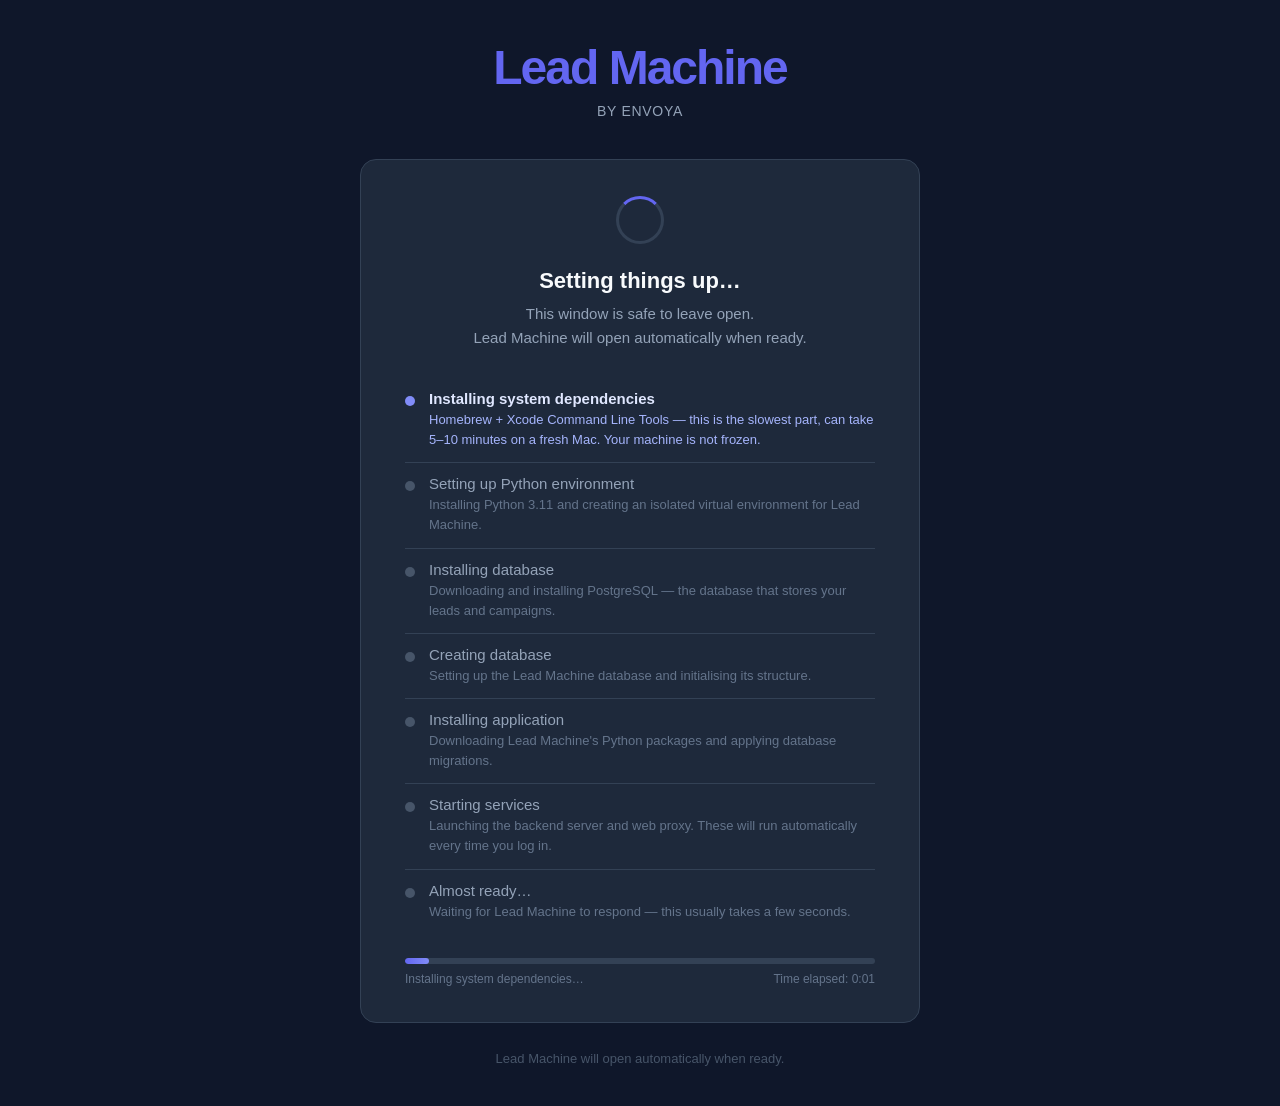
<file: frontend/loading.html>
<!DOCTYPE html>
<html lang="en">
<head>
<meta charset="UTF-8"/>
<meta name="viewport" content="width=device-width, initial-scale=1.0"/>
<title>Installing Lead Machine…</title>
<style>
  * { box-sizing: border-box; margin: 0; padding: 0; }
  body {
    font-family: -apple-system, BlinkMacSystemFont, "Helvetica Neue", sans-serif;
    background: #0F172A;
    color: #e2e8f0;
    display: flex;
    flex-direction: column;
    align-items: center;
    justify-content: center;
    min-height: 100vh;
    padding: 40px 20px;
  }
  .logo {
    font-size: 48px;
    font-weight: 800;
    letter-spacing: -2px;
    color: #6366F1;
    margin-bottom: 8px;
  }
  .tagline {
    font-size: 14px;
    color: #94a3b8;
    margin-bottom: 40px;
    letter-spacing: 0.05em;
    text-transform: uppercase;
  }
  .card {
    background: #1e293b;
    border: 1px solid #334155;
    border-radius: 16px;
    padding: 36px 44px;
    max-width: 560px;
    width: 100%;
    text-align: center;
  }
  .spinner {
    width: 48px; height: 48px;
    border: 3px solid #334155;
    border-top-color: #6366F1;
    border-radius: 50%;
    animation: spin 0.8s linear infinite;
    margin: 0 auto 24px;
  }
  @keyframes spin { to { transform: rotate(360deg); } }
  h2 {
    font-size: 22px;
    font-weight: 700;
    color: #f8fafc;
    margin-bottom: 8px;
  }
  .subtitle {
    font-size: 15px;
    color: #94a3b8;
    line-height: 1.6;
    margin-bottom: 28px;
  }
  .steps {
    text-align: left;
    list-style: none;
  }
  .steps li {
    padding: 12px 0;
    display: flex;
    align-items: flex-start;
    gap: 14px;
    border-bottom: 1px solid #334155;
  }
  .steps li:last-child { border-bottom: none; }
  .dot-wrap {
    padding-top: 2px;
    flex-shrink: 0;
  }
  .dot {
    width: 10px; height: 10px;
    border-radius: 50%;
    background: #475569;
    margin-top: 4px;
  }
  .step-text { flex: 1; }
  .step-label {
    font-size: 15px;
    font-weight: 500;
    color: #94a3b8;
  }
  .step-desc {
    font-size: 13px;
    color: #64748b;
    margin-top: 3px;
    line-height: 1.55;
  }

  /* States */
  .done   .dot { background: #22c55e; }
  .done   .step-label { color: #86efac; font-weight: 600; }
  .done   .step-desc  { color: #4ade80; }

  .active .dot { background: #818cf8; animation: pulse 1s ease-in-out infinite; }
  .active .step-label { color: #e0e7ff; font-weight: 700; }
  .active .step-desc  { color: #a5b4fc; }

  @keyframes pulse { 0%,100% { opacity:1; } 50% { opacity:0.4; } }

  .progress-wrap {
    margin-top: 24px;
    background: #334155;
    border-radius: 99px;
    height: 6px;
    overflow: hidden;
  }
  .progress-bar {
    height: 100%;
    border-radius: 99px;
    background: linear-gradient(90deg, #6366F1, #818cf8);
    width: 0%;
    transition: width 0.8s ease;
  }
  .progress-meta {
    display: flex;
    justify-content: space-between;
    margin-top: 8px;
    font-size: 12px;
    color: #64748b;
  }
  .elapsed {
    font-size: 12px;
    color: #64748b;
  }
  .footer {
    margin-top: 28px;
    font-size: 13px;
    color: #475569;
  }
  .error-box {
    display: none;
    margin-top: 20px;
    background: #450a0a;
    border: 1px solid #dc2626;
    border-radius: 12px;
    padding: 16px 20px;
    text-align: left;
  }
  .error-box h3 {
    font-size: 15px;
    font-weight: 600;
    color: #fca5a5;
    margin-bottom: 8px;
  }
  .error-box p {
    font-size: 13px;
    color: #fca5a5;
    line-height: 1.6;
    margin-bottom: 8px;
  }
  .error-box code {
    display: block;
    background: #1c0707;
    border-radius: 6px;
    padding: 8px 12px;
    font-size: 12px;
    color: #f87171;
    font-family: monospace;
    word-break: break-all;
    margin-top: 6px;
  }
</style>
</head>
<body>

<div class="logo">Lead Machine</div>
<div class="tagline">by Envoya</div>

<div class="card">
  <div class="spinner" id="spinner"></div>
  <h2 id="main-title">Setting things up…</h2>
  <p class="subtitle" id="main-sub">
    This window is safe to leave open.<br>
    Lead Machine will open automatically when ready.
  </p>

  <ul class="steps" id="steps">
    <li id="s-homebrew">
      <div class="dot-wrap"><div class="dot"></div></div>
      <div class="step-text">
        <div class="step-label">Installing system dependencies</div>
        <div class="step-desc">Homebrew + Xcode Command Line Tools — this is the slowest part, can take 5–10 minutes on a fresh Mac. Your machine is not frozen.</div>
      </div>
    </li>
    <li id="s-python">
      <div class="dot-wrap"><div class="dot"></div></div>
      <div class="step-text">
        <div class="step-label">Setting up Python environment</div>
        <div class="step-desc">Installing Python 3.11 and creating an isolated virtual environment for Lead Machine.</div>
      </div>
    </li>
    <li id="s-postgres">
      <div class="dot-wrap"><div class="dot"></div></div>
      <div class="step-text">
        <div class="step-label">Installing database</div>
        <div class="step-desc">Downloading and installing PostgreSQL — the database that stores your leads and campaigns.</div>
      </div>
    </li>
    <li id="s-database">
      <div class="dot-wrap"><div class="dot"></div></div>
      <div class="step-text">
        <div class="step-label">Creating database</div>
        <div class="step-desc">Setting up the Lead Machine database and initialising its structure.</div>
      </div>
    </li>
    <li id="s-deps">
      <div class="dot-wrap"><div class="dot"></div></div>
      <div class="step-text">
        <div class="step-label">Installing application</div>
        <div class="step-desc">Downloading Lead Machine's Python packages and applying database migrations.</div>
      </div>
    </li>
    <li id="s-services">
      <div class="dot-wrap"><div class="dot"></div></div>
      <div class="step-text">
        <div class="step-label">Starting services</div>
        <div class="step-desc">Launching the backend server and web proxy. These will run automatically every time you log in.</div>
      </div>
    </li>
    <li id="s-ready">
      <div class="dot-wrap"><div class="dot"></div></div>
      <div class="step-text">
        <div class="step-label">Almost ready…</div>
        <div class="step-desc">Waiting for Lead Machine to respond — this usually takes a few seconds.</div>
      </div>
    </li>
  </ul>

  <div class="progress-wrap">
    <div class="progress-bar" id="progress-bar"></div>
  </div>
  <div class="progress-meta">
    <span id="progress-label">Starting…</span>
    <span class="elapsed" id="elapsed"></span>
  </div>

  <div class="error-box" id="error-box">
    <h3>⚠ Taking longer than expected</h3>
    <p>The backend service didn't start in time. Open Terminal and check the error log:</p>
    <code>cat ~/Library/Logs/LeadMachine/backend-error.log</code>
    <p style="margin-top:10px">Or check the full install log:</p>
    <code>tail -50 ~/Library/Logs/LeadMachine/install.log</code>
    <p style="margin-top:10px; font-size:12px; color:#ef4444">
      Common fix: reinstall the package, then wait a few minutes before checking this page again.
    </p>
  </div>
</div>

<div class="footer" id="footer">Lead Machine will open automatically when ready.</div>

<script>
const STEP_ORDER = ['s-homebrew','s-python','s-postgres','s-database','s-deps','s-services','s-ready'];
const STEP_PROGRESS = [5, 20, 38, 54, 68, 82, 94];
const STEP_LABELS   = [
  'Installing system dependencies…',
  'Setting up Python environment…',
  'Installing database…',
  'Creating database…',
  'Installing application…',
  'Starting services…',
  'Almost ready…',
];

function setProgress(pct, label) {
  document.getElementById('progress-bar').style.width = pct + '%';
  document.getElementById('progress-label').textContent = label;
}

function markSteps(currentId) {
  const idx = STEP_ORDER.indexOf(currentId);
  STEP_ORDER.forEach((id, i) => {
    const el = document.getElementById(id);
    if (!el) return;
    el.classList.remove('done','active');
    if (i < idx)  el.classList.add('done');
    if (i === idx) el.classList.add('active');
  });
  if (idx >= 0) setProgress(STEP_PROGRESS[idx], STEP_LABELS[idx]);
}

// Elapsed timer
const startTime = Date.now();
setInterval(() => {
  const secs = Math.floor((Date.now() - startTime) / 1000);
  const m = Math.floor(secs / 60), s = secs % 60;
  document.getElementById('elapsed').textContent =
    `Time elapsed: ${m}:${s.toString().padStart(2,'0')}`;
}, 1000);

// Health check — redirect when backend is up
async function checkBackend() {
  try {
    const r = await fetch('http://localhost:8000/health', { signal: AbortSignal.timeout(3000) });
    if (r.ok) {
      markSteps('s-ready');
      setProgress(100, 'Opening Lead Machine…');
      document.getElementById('progress-bar').style.background = 'linear-gradient(90deg,#22c55e,#4ade80)';
      document.querySelector('h2').textContent = '✓ Ready!';
      document.getElementById('main-sub').textContent = 'Opening Lead Machine now…';
      document.getElementById('spinner').style.borderColor = '#14532d';
      document.getElementById('spinner').style.borderTopColor = '#22c55e';
      document.getElementById('footer').textContent = '';
      setTimeout(() => { window.location.href = 'http://localhost:8080/setup'; }, 1500);
      return true;
    }
  } catch (_) {}
  return false;
}

// Animate steps as time passes
const STEP_TIMINGS = [0, 60, 120, 200, 260, 320, 370]; // seconds into install
let stepIdx = 0;
function animateByTime() {
  const elapsed = (Date.now() - startTime) / 1000;
  let newIdx = 0;
  for (let i = 0; i < STEP_TIMINGS.length; i++) {
    if (elapsed >= STEP_TIMINGS[i]) newIdx = i;
  }
  if (newIdx !== stepIdx) {
    stepIdx = newIdx;
    markSteps(STEP_ORDER[Math.min(stepIdx, STEP_ORDER.length - 2)]);
  }
}

// Show error box after 8 minutes if backend still not up
const ERROR_TIMEOUT_MS = 8 * 60 * 1000;
setTimeout(() => {
  document.getElementById('error-box').style.display = 'block';
  document.getElementById('progress-label').textContent = 'Still waiting…';
}, ERROR_TIMEOUT_MS);

// Start
markSteps(STEP_ORDER[0]);
setInterval(animateByTime, 5000);
setTimeout(function poll() {
  checkBackend().then(done => { if (!done) setTimeout(poll, 4000); });
}, 8000);
</script>

</body>
</html>
</file>
